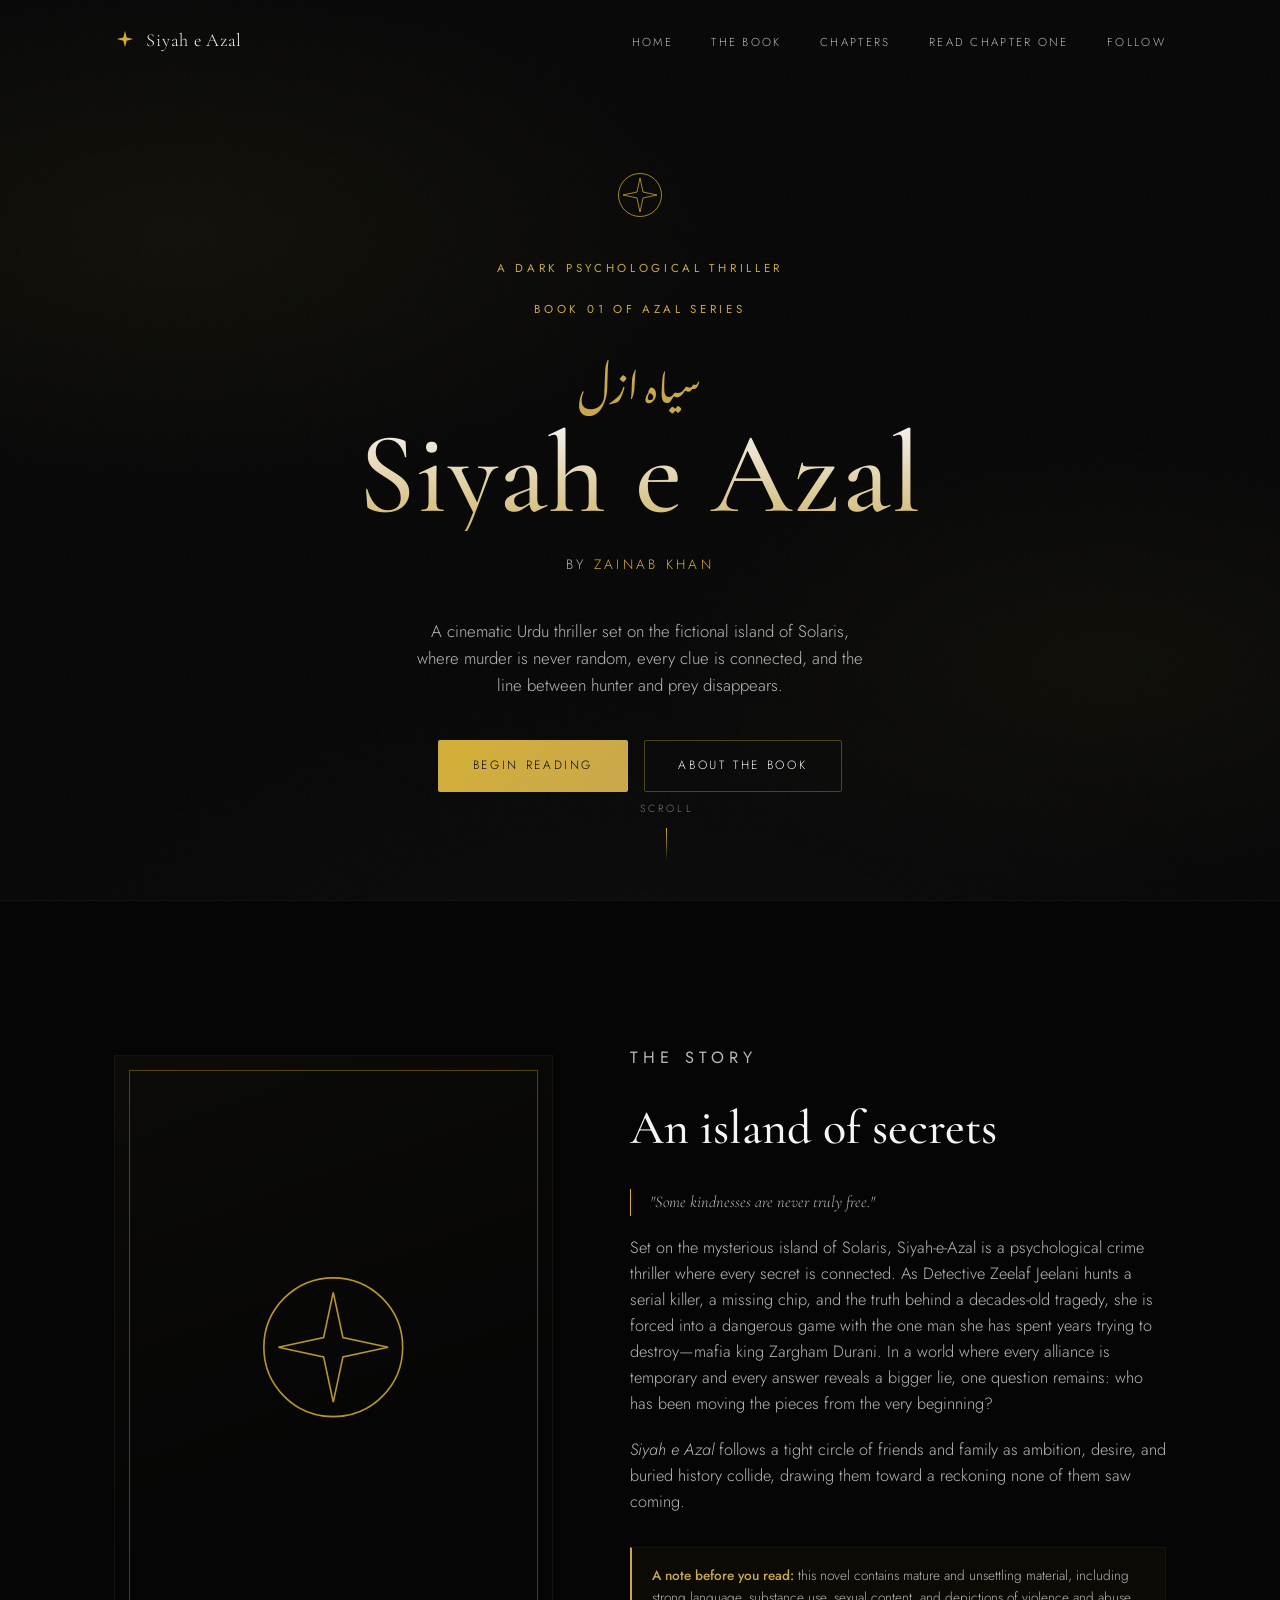
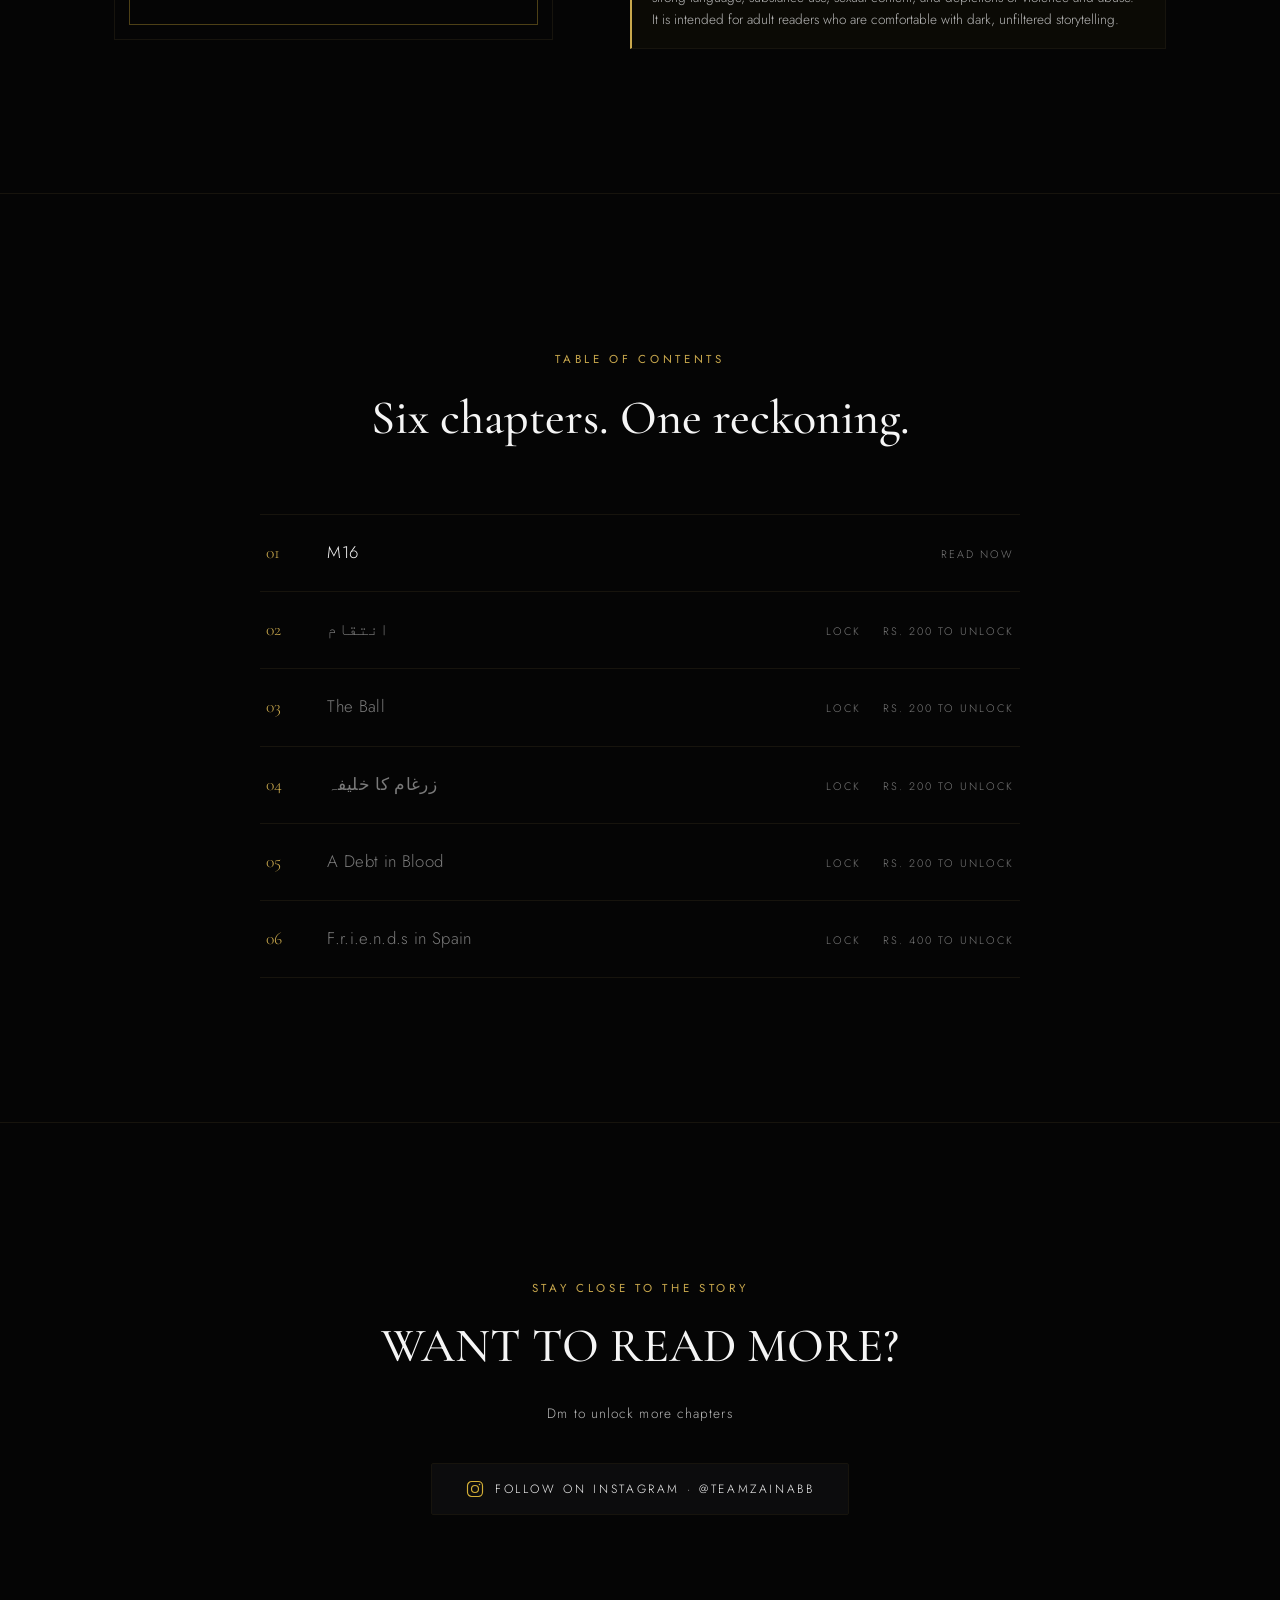
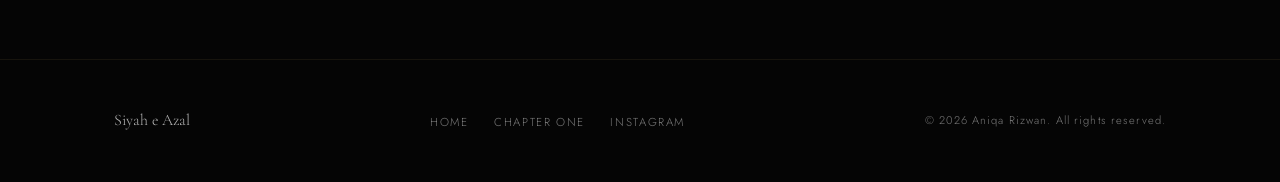
<file: index.html>
<!DOCTYPE html>
<html lang="en">
<head>
<meta charset="UTF-8" />
<meta name="viewport" content="width=device-width, initial-scale=1.0" />
<title>Siyah e Azal — Zainab Khan</title>
<meta name="description" content="Siyah e Azal, a dark psychological thriller by Zainab Khan. Read Chapter One free." />

<!-- Fonts: editorial serif display + Urdu Nastaliq accent + geometric sans body -->
<link rel="preconnect" href="https://fonts.googleapis.com" />
<link rel="preconnect" href="https://fonts.gstatic.com" crossorigin />
<link href="https://fonts.googleapis.com/css2?family=Cormorant+Garamond:wght@400;500;600&family=Jost:wght@300;400;500&family=Noto+Nastaliq+Urdu:wght@400;600&display=swap" rel="stylesheet" />

<link rel="stylesheet" href="style.css" />
</head>
<body>

<!-- Ambient background: fog + grain + ember canvas, sits behind all content -->
<div class="ambient" aria-hidden="true">
  <div class="ambient__fog"></div>
  <canvas id="embers"></canvas>
  <div class="ambient__grain"></div>
</div>

<!-- ============ NAVIGATION ============ -->
<header class="nav" id="siteNav">
  <div class="container">
    <a href="#top" class="nav__mark">
      <svg viewBox="0 0 24 24" fill="none" xmlns="http://www.w3.org/2000/svg">
        <path d="M12 2L13.8 9.2L21 11L13.8 12.8L12 20L10.2 12.8L3 11L10.2 9.2L12 2Z" fill="#D4AF37"/>
      </svg>
      <span>Siyah e Azal</span>
    </a>

    <button class="nav__toggle" id="navToggle" aria-label="Toggle menu" aria-expanded="false">
      <span></span><span></span><span></span>
    </button>

    <ul class="nav__links" id="navLinks">
      <li><a href="#top">Home</a></li>
      <li><a href="#synopsis">The Book</a></li>
      <li><a href="#chapters">Chapters</a></li>
      <li><a href="chapter1.html">Read Chapter One</a></li>
      <li><a href="#follow">Follow</a></li>
    </ul>
  </div>
</header>

<!-- ============ HERO ============ -->
<section class="hero" id="top">
  <svg class="hero__crest" viewBox="0 0 46 46" fill="none" xmlns="http://www.w3.org/2000/svg" aria-hidden="true">
    <circle cx="23" cy="23" r="21.5" stroke="#D4AF37" stroke-width="0.75"/>
    <path d="M23 6L26 20L40 23L26 26L23 40L20 26L6 23L20 20L23 6Z" stroke="#D4AF37" stroke-width="0.75"/>
  </svg>

  <p class="eyebrow hero__eyebrow">A Dark Psychological Thriller</p>

   <p class="eyebrow hero__eyebrow">Book 01 of Azal Series</p>

  <p class="hero__urdu" lang="ur" dir="rtl">سیاہ ازل</p>

  <h1 class="hero__title">Siyah&nbsp;e&nbsp;Azal</h1>

  <p class="hero__author">by <span>Zainab Khan</span></p>

  <p class="hero__desc">
   A cinematic Urdu thriller set on the fictional island of Solaris, where murder is never random, every clue is connected, and the line between hunter and prey disappears.
  </p>

  <div class="hero__actions">
    <a href="chapter1.html" class="btn btn--primary">Begin Reading</a>
    <a href="#synopsis" class="btn btn--ghost">About the Book</a>
  </div>

  <a href="#synopsis" class="hero__scroll" aria-label="Scroll to learn more">
    <span>Scroll</span>
    <span class="hero__scroll-line"></span>
  </a>
</section>

<!-- ============ SYNOPSIS ============ -->
<section class="section section--divider" id="synopsis">
  <div class="container">
    <div class="synopsis reveal">
      <div class="synopsis__frame">
        <svg class="synopsis__glyph" viewBox="0 0 46 46" fill="none" xmlns="http://www.w3.org/2000/svg" aria-hidden="true">
          <circle cx="23" cy="23" r="21.5" stroke="#D4AF37" stroke-width="0.5"/>
          <path d="M23 6L26 20L40 23L26 26L23 40L20 26L6 23L20 20L23 6Z" stroke="#D4AF37" stroke-width="0.5"/>
        </svg>
      </div>

      <div class="synopsis__text">
        <p class="eyebrow">The Story</p>
        <h2 class="section__title" style="margin-bottom:1.4rem;">An island of secrets</h2>
        <p class="synopsis__quote">"Some kindnesses are never truly free."</p>
        <p>
          Set on the mysterious island of Solaris, Siyah-e-Azal is a psychological crime thriller where every secret is connected. As Detective Zeelaf Jeelani hunts a serial killer, a missing chip, and the truth behind a decades-old tragedy, she is forced into a dangerous game with the one man she has spent years trying to destroy—mafia king Zargham Durani. In a world where every alliance is temporary and every answer reveals a bigger lie, one question remains: who has been moving the pieces from the very beginning?
        </p>
        <p>
          <em>Siyah e Azal</em> follows a tight circle of friends and family as ambition, desire, and
          buried history collide, drawing them toward a reckoning none of them saw coming.
        </p>
        <div class="notice">
          <strong>A note before you read:</strong> this novel contains mature and unsettling
          material, including strong language, substance use, sexual content, and depictions of
          violence and abuse. It is intended for adult readers who are comfortable with dark,
          unfiltered storytelling.
        </div>
      </div>
    </div>
  </div>
</section>

<!-- ============ CHAPTERS ============ -->
<section class="section section--divider" id="chapters">
  <div class="container">
    <div class="section__head reveal">
      <p class="eyebrow">Table of Contents</p>
      <h2 class="section__title">Six chapters. One reckoning.</h2>
    </div>

    <ul class="chapters reveal">
      <li>
        <a href="chapter1.html">
          <span class="chapters__num">01</span>
          <span class="chapters__name">M16</span>
          <span class="chapters__tag">Read now</span>
        </a>
      </li>
      <li>
        <div class="chapters__row">
          <span class="chapters__num">02</span>
          <span class="chapters__name">انتقام</span>
          <span class="chapters__tag">Lock</span>
          <span class="chapters__tag">Rs. 200 to Unlock</span>
        </div>
      </li>
      <li>
        <div class="chapters__row">
          <span class="chapters__num">03</span>
          <span class="chapters__name">The Ball</span>
          <span class="chapters__tag">Lock</span>
          <span class="chapters__tag">Rs. 200 to Unlock</span>
        </div>
      </li>
      <li>
        <div class="chapters__row">
          <span class="chapters__num">04</span>
          <span class="chapters__name">زرغام کا خلیفہ</span>
          <span class="chapters__tag">Lock</span>
          <span class="chapters__tag">Rs. 200 to Unlock</span>
        </div>
      </li>
      <li>
        <div class="chapters__row">
          <span class="chapters__num">05</span>
          <span class="chapters__name">A Debt in Blood</span>
          <span class="chapters__tag">Lock</span>
          <span class="chapters__tag">Rs. 200 to Unlock</span>
        </div>
      </li>
      <li>
        <div class="chapters__row">
          <span class="chapters__num">06</span>
          <span class="chapters__name">F.r.i.e.n.d.s in Spain</span>
          <span class="chapters__tag">Lock</span>
          <span class="chapters__tag">Rs. 400 to Unlock</span>
        </div>
      </li>
    </ul>
  </div>
</section>

<!-- ============ FOLLOW / INSTAGRAM ============ -->
<section class="section section--divider follow" id="follow">
  <div class="container">
    <div class="reveal">
      <p class="eyebrow">Stay Close To The Story</p>
      <h2 class="section__title">WANT TO READ MORE?</h2>
      <span class="follow__handle">Dm to unlock more chapters</span>

      <div class="follow__actions">
        <a
          href="https://www.instagram.com/teamzainabb"
          class="btn btn--ig"
          target="_blank"
          rel="noopener noreferrer"
          aria-label="Follow us on Instagram, @teamzainabb"
        >
          <svg viewBox="0 0 24 24" fill="none" xmlns="http://www.w3.org/2000/svg" aria-hidden="true">
            <rect x="3" y="3" width="18" height="18" rx="5" stroke="#D4AF37" stroke-width="1.4"/>
            <circle cx="12" cy="12" r="4.2" stroke="#D4AF37" stroke-width="1.4"/>
            <circle cx="17.4" cy="6.6" r="1" fill="#D4AF37"/>
          </svg>
          <span>Follow on Instagram &middot; @teamzainabb</span>
        </a>
      </div>
    </div>
  </div>
</section>

<!-- ============ FOOTER ============ -->
<footer class="footer">
  <div class="container">
    <span class="footer__mark">Siyah e Azal</span>
    <ul class="footer__meta">
      <li><a href="#top">Home</a></li>
      <li><a href="chapter1.html">Chapter One</a></li>
      <li><a href="https://www.instagram.com/siyah_fangirl" target="_blank" rel="noopener noreferrer">Instagram</a></li>
    </ul>
    <span class="footer__mark" style="font-family:var(--font-body); font-size:0.7rem; letter-spacing:0.1em; color:var(--ink-gray-dim);">
      &copy; <span id="year"></span> Aniqa Rizwan. All rights reserved.
    </span>
  </div>
</footer>

<script src="script.js"></script>
</body>
</html>
</file>
<file: style.css>
/* ============================================================
   SIYAH E AZAL — style.css
   Landing page styles.
   Design language: dark editorial, cinematic, restrained motion.
   ============================================================ */

/* ---------- Design tokens ---------- */
:root {
  --void: #050505;
  --void-raised: #0c0c0d;
  --void-line: #17140d;

  --gold: #d4af37;
  --gold-muted: #c9a84d;
  --gold-dim: rgba(212, 175, 55, 0.35);
  --gold-faint: rgba(212, 175, 55, 0.12);

  --ink-white: #f5f5f5;
  --ink-gray: #b8b8b8;
  --ink-gray-dim: #7a7a7a;

  --font-display: "Cormorant Garamond", "Noto Nastaliq Urdu", serif;
  --font-urdu: "Noto Nastaliq Urdu", serif;
  --font-body: "Jost", "Segoe UI", sans-serif;

  --container: 1180px;
  --gutter: clamp(1.5rem, 5vw, 4rem);

  --ease-veil: cubic-bezier(0.22, 1, 0.36, 1);
  --dur-slow: 1.4s;
  --dur-med: 0.6s;
}

/* ---------- Reset ---------- */
*,
*::before,
*::after { box-sizing: border-box; }

html { scroll-behavior: smooth; }

@media (prefers-reduced-motion: reduce) {
  html { scroll-behavior: auto; }
  *, *::before, *::after {
    animation-duration: 0.01ms !important;
    animation-iteration-count: 1 !important;
    transition-duration: 0.01ms !important;
    scroll-behavior: auto !important;
  }
}

body {
  margin: 0;
  background: var(--void);
  color: var(--ink-white);
  font-family: var(--font-body);
  font-weight: 300;
  line-height: 1.6;
  -webkit-font-smoothing: antialiased;
  overflow-x: hidden;
}

img { max-width: 100%; display: block; }

a { color: inherit; text-decoration: none; }

button { font-family: inherit; cursor: pointer; background: none; border: none; color: inherit; }

::selection { background: var(--gold-dim); color: var(--void); }

:focus-visible {
  outline: 1px solid var(--gold);
  outline-offset: 4px;
}

.container {
  max-width: var(--container);
  margin: 0 auto;
  padding: 0 var(--gutter);
}

.eyebrow {
  font-family: var(--font-body);
  font-size: 0.72rem;
  letter-spacing: 0.32em;
  text-transform: uppercase;
  color: var(--gold-muted);
  font-weight: 400;
}

/* ---------- Ambient background layers (fog + grain) ---------- */
.ambient {
  position: fixed;
  inset: 0;
  z-index: 0;
  pointer-events: none;
  overflow: hidden;
}

.ambient__fog {
  position: absolute;
  inset: -10%;
  background:
    radial-gradient(ellipse 60% 40% at 20% 30%, rgba(212, 175, 55, 0.05), transparent 60%),
    radial-gradient(ellipse 50% 35% at 80% 70%, rgba(212, 175, 55, 0.04), transparent 60%),
    radial-gradient(ellipse 70% 50% at 50% 100%, rgba(255, 255, 255, 0.02), transparent 60%);
  animation: driftFog 34s ease-in-out infinite alternate;
}

@keyframes driftFog {
  0%   { transform: translate3d(0, 0, 0) scale(1); }
  100% { transform: translate3d(-2%, 2%, 0) scale(1.06); }
}

.ambient__grain {
  position: absolute;
  inset: 0;
  opacity: 0.05;
  background-image: url("data:image/svg+xml,%3Csvg xmlns='http://www.w3.org/2000/svg' width='120' height='120'%3E%3Cfilter id='n'%3E%3CfeTurbulence type='fractalNoise' baseFrequency='0.9' numOctaves='2' stitchTiles='stitch'/%3E%3C/filter%3E%3Crect width='100%25' height='100%25' filter='url(%23n)'/%3E%3C/svg%3E");
  mix-blend-mode: overlay;
}

#embers {
  position: absolute;
  inset: 0;
  width: 100%;
  height: 100%;
}

/* ---------- Navigation ---------- */
.nav {
  position: fixed;
  top: 0;
  left: 0;
  right: 0;
  z-index: 50;
  padding: 1.6rem 0;
  transition: padding var(--dur-med) var(--ease-veil), background var(--dur-med) var(--ease-veil), border-color var(--dur-med) var(--ease-veil);
  border-bottom: 1px solid transparent;
}

.nav.is-scrolled {
  padding: 1rem 0;
  background: rgba(5, 5, 5, 0.82);
  backdrop-filter: blur(14px);
  border-bottom: 1px solid var(--void-line);
}

.nav .container {
  display: flex;
  align-items: center;
  justify-content: space-between;
}

.nav__mark {
  display: flex;
  align-items: center;
  gap: 0.65rem;
  font-family: var(--font-display);
  font-size: 1.15rem;
  letter-spacing: 0.04em;
  color: var(--ink-white);
}

.nav__mark svg { width: 22px; height: 22px; flex-shrink: 0; }

.nav__links {
  display: flex;
  gap: clamp(1.2rem, 3vw, 2.4rem);
  list-style: none;
  margin: 0;
  padding: 0;
}

.nav__links a {
  font-size: 0.72rem;
  letter-spacing: 0.2em;
  text-transform: uppercase;
  color: var(--ink-gray);
  position: relative;
  padding-bottom: 0.3rem;
  transition: color var(--dur-med) var(--ease-veil);
}

.nav__links a::after {
  content: "";
  position: absolute;
  left: 0;
  bottom: 0;
  width: 0;
  height: 1px;
  background: var(--gold);
  transition: width var(--dur-med) var(--ease-veil);
}

.nav__links a:hover,
.nav__links a:focus-visible {
  color: var(--ink-white);
}

.nav__links a:hover::after,
.nav__links a:focus-visible::after { width: 100%; }

.nav__toggle {
  display: none;
  width: 26px;
  height: 18px;
  position: relative;
}

.nav__toggle span {
  position: absolute;
  left: 0;
  right: 0;
  height: 1px;
  background: var(--ink-white);
  transition: transform var(--dur-med) var(--ease-veil), opacity var(--dur-med) var(--ease-veil);
}

.nav__toggle span:nth-child(1) { top: 0; }
.nav__toggle span:nth-child(2) { top: 50%; margin-top: -0.5px; }
.nav__toggle span:nth-child(3) { bottom: 0; }

.nav__toggle.is-open span:nth-child(1) { transform: translateY(8.5px) rotate(45deg); }
.nav__toggle.is-open span:nth-child(2) { opacity: 0; }
.nav__toggle.is-open span:nth-child(3) { transform: translateY(-8.5px) rotate(-45deg); }

/* ---------- Hero ---------- */
.hero {
  position: relative;
  z-index: 1;
  min-height: 100vh;
  display: flex;
  flex-direction: column;
  align-items: center;
  justify-content: center;
  text-align: center;
  padding: 8rem var(--gutter) 4rem;
}

.hero__crest {
  width: 46px;
  height: 46px;
  margin-bottom: 1.8rem;
  opacity: 0;
  animation: veilIn var(--dur-slow) var(--ease-veil) 0.1s forwards;
}

.hero__eyebrow {
  opacity: 0;
  animation: veilIn var(--dur-slow) var(--ease-veil) 0.3s forwards;
}

.hero__urdu {
  font-family: var(--font-urdu);
  direction: rtl;
  font-size: clamp(1.6rem, 4vw, 2.4rem);
  color: var(--gold-muted);
  margin: 1.1rem 0 0.4rem;
  opacity: 0;
  animation: veilIn var(--dur-slow) var(--ease-veil) 0.45s forwards;
}

.hero__title {
  font-family: var(--font-display);
  font-weight: 500;
  font-size: clamp(3.2rem, 9vw, 7.5rem);
  line-height: 0.98;
  letter-spacing: 0.01em;
  margin: 0.2rem 0 0;
  background: linear-gradient(180deg, var(--ink-white) 0%, var(--gold-muted) 120%);
  -webkit-background-clip: text;
  background-clip: text;
  color: transparent;
  opacity: 0;
  animation: veilIn var(--dur-slow) var(--ease-veil) 0.55s forwards;
}

.hero__author {
  margin-top: 1.4rem;
  font-size: 0.85rem;
  letter-spacing: 0.24em;
  text-transform: uppercase;
  color: var(--ink-gray);
  opacity: 0;
  animation: veilIn var(--dur-slow) var(--ease-veil) 0.7s forwards;
}

.hero__author span { color: var(--gold); }

.hero__desc {
  max-width: 46ch;
  margin: 1.8rem auto 0;
  color: var(--ink-gray);
  font-size: 1.05rem;
  font-weight: 300;
  opacity: 0;
  animation: veilIn var(--dur-slow) var(--ease-veil) 0.85s forwards;
}

.hero__actions {
  display: flex;
  flex-wrap: wrap;
  gap: 1rem;
  justify-content: center;
  margin-top: 2.6rem;
  opacity: 0;
  animation: veilIn var(--dur-slow) var(--ease-veil) 1s forwards;
}

@keyframes veilIn {
  from { opacity: 0; transform: translateY(18px); filter: blur(6px); }
  to   { opacity: 1; transform: translateY(0); filter: blur(0); }
}

/* ---------- Buttons ---------- */
.btn {
  display: inline-flex;
  align-items: center;
  gap: 0.6rem;
  padding: 0.95rem 2.1rem;
  font-size: 0.75rem;
  letter-spacing: 0.22em;
  text-transform: uppercase;
  border-radius: 2px;
  transition: transform var(--dur-med) var(--ease-veil), box-shadow var(--dur-med) var(--ease-veil), background var(--dur-med) var(--ease-veil), color var(--dur-med) var(--ease-veil), border-color var(--dur-med) var(--ease-veil);
}

.btn--primary {
  background: linear-gradient(135deg, var(--gold) 0%, var(--gold-muted) 100%);
  color: var(--void);
  border: 1px solid transparent;
}

.btn--primary:hover,
.btn--primary:focus-visible {
  transform: translateY(-2px);
  box-shadow: 0 12px 30px -10px rgba(212, 175, 55, 0.55);
}

.btn--ghost {
  border: 1px solid var(--gold-dim);
  color: var(--ink-white);
}

.btn--ghost:hover,
.btn--ghost:focus-visible {
  border-color: var(--gold);
  background: var(--gold-faint);
  transform: translateY(-2px);
}

.btn--ig {
  background: var(--void-raised);
  border: 1px solid var(--void-line);
  color: var(--ink-white);
}

.btn--ig svg { width: 20px; height: 20px; flex-shrink: 0; }

.btn--ig:hover,
.btn--ig:focus-visible {
  border-color: var(--gold-dim);
  transform: translateY(-2px);
}

.hero__scroll {
  position: absolute;
  bottom: 2.4rem;
  left: 50%;
  transform: translateX(-50%);
  display: flex;
  flex-direction: column;
  align-items: center;
  gap: 0.6rem;
  color: var(--ink-gray-dim);
  font-size: 0.65rem;
  letter-spacing: 0.3em;
  text-transform: uppercase;
  opacity: 0;
  animation: veilIn var(--dur-slow) var(--ease-veil) 1.3s forwards;
}

.hero__scroll-line {
  width: 1px;
  height: 34px;
  background: linear-gradient(var(--gold), transparent);
  animation: scrollPulse 2.2s ease-in-out infinite;
}

@keyframes scrollPulse {
  0%, 100% { opacity: 0.3; }
  50% { opacity: 1; }
}

/* ---------- Section shell ---------- */
.section {
  position: relative;
  z-index: 1;
  padding: clamp(5rem, 12vw, 9rem) 0;
}

.section--divider {
  border-top: 1px solid var(--void-line);
}

.section__head {
  max-width: 640px;
  margin: 0 auto 3.6rem;
  text-align: center;
}

.section__title {
  font-family: var(--font-display);
  font-weight: 500;
  font-size: clamp(2.1rem, 4.5vw, 3rem);
  margin: 0.6rem 0 0;
  color: var(--ink-white);
}

.reveal {
  opacity: 0;
  transform: translateY(28px);
  transition: opacity 1s var(--ease-veil), transform 1s var(--ease-veil);
}

.reveal.is-visible {
  opacity: 1;
  transform: translateY(0);
}

/* ---------- Synopsis ---------- */
.synopsis {
  display: grid;
  grid-template-columns: 0.9fr 1.1fr;
  gap: clamp(2.5rem, 6vw, 5rem);
  align-items: center;
}

.synopsis__frame {
  position: relative;
  aspect-ratio: 3 / 4;
  border: 1px solid var(--void-line);
  background: linear-gradient(160deg, #0c0b09 0%, #050505 70%);
  display: flex;
  align-items: center;
  justify-content: center;
  overflow: hidden;
}

.synopsis__frame::before {
  content: "";
  position: absolute;
  inset: 14px;
  border: 1px solid var(--gold-dim);
}

.synopsis__glyph {
  width: 34%;
  opacity: 0.85;
}

.synopsis__text p {
  color: var(--ink-gray);
  font-size: 1.02rem;
  margin: 0 0 1.2rem;
}

.synopsis__text p:last-child { margin-bottom: 0; }

.synopsis__quote {
  font-family: var(--font-display);
  font-style: italic;
  font-size: 1.3rem;
  color: var(--ink-white);
  border-left: 1px solid var(--gold);
  padding-left: 1.2rem;
  margin: 0 0 1.6rem;
}

.notice {
  margin-top: 2rem;
  padding: 1.1rem 1.3rem;
  border: 1px solid var(--void-line);
  border-left: 2px solid var(--gold-muted);
  font-size: 0.85rem;
  color: var(--ink-gray);
  background: rgba(212, 175, 55, 0.03);
}

.notice strong { color: var(--gold-muted); font-weight: 500; }

/* ---------- Chapters index ---------- */
.chapters {
  list-style: none;
  margin: 0;
  padding: 0;
  max-width: 760px;
  margin: 0 auto;
  border-top: 1px solid var(--void-line);
}

.chapters li {
  border-bottom: 1px solid var(--void-line);
}

.chapters a,
.chapters .chapters__row {
  display: flex;
  align-items: baseline;
  gap: 1.4rem;
  padding: 1.5rem 0.4rem;
  transition: padding-left var(--dur-med) var(--ease-veil), color var(--dur-med) var(--ease-veil);
}

.chapters a {
  color: var(--ink-white);
}

.chapters a:hover,
.chapters a:focus-visible {
  padding-left: 1rem;
  color: var(--gold-muted);
}

.chapters__num {
  font-family: var(--font-display);
  color: var(--gold-muted);
  font-size: 1.1rem;
  min-width: 2.4rem;
}

.chapters__name {
  flex: 1;
  font-size: 1.05rem;
  letter-spacing: 0.02em;
}

.chapters__tag {
  font-size: 0.68rem;
  letter-spacing: 0.18em;
  text-transform: uppercase;
  color: var(--ink-gray-dim);
}

.chapters .chapters__row {
  cursor: default;
  color: var(--ink-gray-dim);
}

/* ---------- Instagram ---------- */
.follow {
  text-align: center;
}

.follow__handle {
  display: block;
  margin-top: 1.1rem;
  color: var(--ink-gray);
  font-size: 0.85rem;
  letter-spacing: 0.08em;
}

.follow__actions {
  margin-top: 2.4rem;
  display: flex;
  justify-content: center;
}

/* ---------- Footer ---------- */
.footer {
  position: relative;
  z-index: 1;
  border-top: 1px solid var(--void-line);
  padding: 3rem 0;
}

.footer .container {
  display: flex;
  flex-wrap: wrap;
  gap: 1rem;
  align-items: center;
  justify-content: space-between;
}

.footer__mark {
  font-family: var(--font-display);
  font-size: 1rem;
  color: var(--ink-gray);
}

.footer__meta {
  display: flex;
  gap: 1.6rem;
  list-style: none;
  margin: 0;
  padding: 0;
}

.footer__meta a {
  font-size: 0.72rem;
  letter-spacing: 0.14em;
  text-transform: uppercase;
  color: var(--ink-gray-dim);
  transition: color var(--dur-med) var(--ease-veil);
}

.footer__meta a:hover,
.footer__meta a:focus-visible { color: var(--gold-muted); }

/* ---------- Responsive ---------- */
@media (max-width: 860px) {
  .synopsis {
    grid-template-columns: 1fr;
  }
  .synopsis__frame { max-width: 320px; margin: 0 auto; }
}

@media (max-width: 720px) {
  .nav__links {
    position: fixed;
    inset: 0 0 0 auto;
    width: min(78vw, 320px);
    height: 100vh;
    flex-direction: column;
    justify-content: center;
    align-items: flex-start;
    padding: 0 2.6rem;
    background: rgba(5, 5, 5, 0.98);
    border-left: 1px solid var(--void-line);
    transform: translateX(100%);
    transition: transform var(--dur-med) var(--ease-veil);
  }

  .nav__links.is-open { transform: translateX(0); }
  .nav__links a { font-size: 0.95rem; }
  .nav__toggle { display: block; }
}

@media (max-width: 480px) {
  .hero { padding-top: 7rem; }
  .btn { width: 100%; justify-content: center; }
  .hero__actions { flex-direction: column; width: 100%; }
}
</file>
